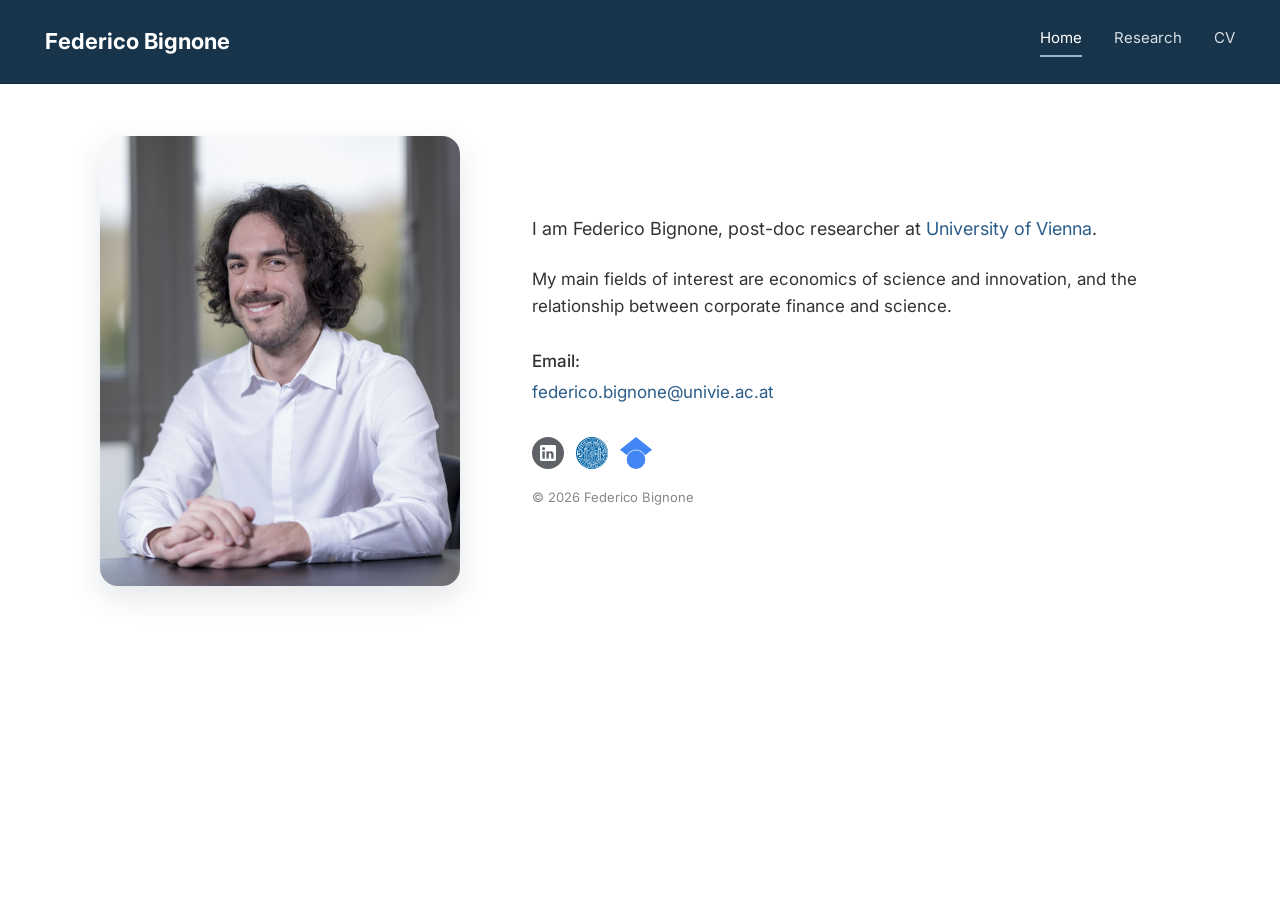
<file: index.html>
<!DOCTYPE html>
<html lang="en">

<head>
    <meta charset="UTF-8">
    <meta name="viewport" content="width=device-width, initial-scale=1.0">

    <title>Federico Bignone</title>
    <link rel="canonical" href="https://fbignone.github.io/">

    <script>
        if (window.location.pathname === "/index.html") {
            window.history.replaceState(null, "", "/");
        }
    </script>

    <link rel="stylesheet" href="style.css?v=20261105-round">
</head>

<body>

<header>
    <div class="nav-container">

        <a href="/" class="site-title">
            Federico Bignone
        </a>

        <nav>
            <a href="/" class="active">Home</a>
            <a href="/research/">Research</a>
            <a href="cv.html">CV</a>
        </nav>

    </div>
</header>


<main class="home-main">

    <section class="profile">

        <div class="photo-column">
            <img
                src="images/federico-portrait.jpg"
                alt="Federico Bignone"
                class="profile-photo"
            >
        </div>

        <div class="bio-column">

            <p>
                I am Federico Bignone, post-doc researcher at
                <a href="https://www.univie.ac.at/en/" target="_blank" rel="noopener noreferrer">
                    University of Vienna</a>.
            </p>

            <p>
                My main fields of interest are economics of science and
                innovation, and the relationship between corporate finance
                and science.
            </p>

            <p class="email-heading">
                Email:
            </p>

            <p>
                <a href="mailto:federico.bignone@univie.ac.at">
                    federico.bignone@univie.ac.at
                </a>
            </p>

            <div class="profile-links">
                <a
                    href="https://www.linkedin.com/in/federico-bignone-b509a4a2/"
                    class="footer-logo-link footer-logo-linkedin"
                    target="_blank"
                    rel="noopener noreferrer"
                    aria-label="LinkedIn"
                >
                    <img
                        src="images/linkedin.png"
                        alt="LinkedIn"
                        class="footer-logo"
                    >
                </a>
                <a
                    href="https://ucrisportal.univie.ac.at/de/persons/federico-bignone/"
                    class="footer-logo-link footer-logo-univie"
                    target="_blank"
                    rel="noopener noreferrer"
                    aria-label="University of Vienna profile"
                >
                    <img
                        src="images/univie.png"
                        alt="University of Vienna"
                        class="footer-logo"
                    >
                </a>
                <a
                    href="https://scholar.google.com/citations?user=8DOUxBMAAAAJ&amp;hl=en"
                    class="footer-logo-link"
                    target="_blank"
                    rel="noopener noreferrer"
                    aria-label="Google Scholar profile"
                >
                    <img
                        src="images/google-scholar.svg"
                        alt="Google Scholar"
                        class="footer-logo"
                    >
                </a>
            </div>

            <p class="profile-copyright">
                © 2026 Federico Bignone
            </p>

        </div>

    </section>

</main>


</body>
</html>
</file>
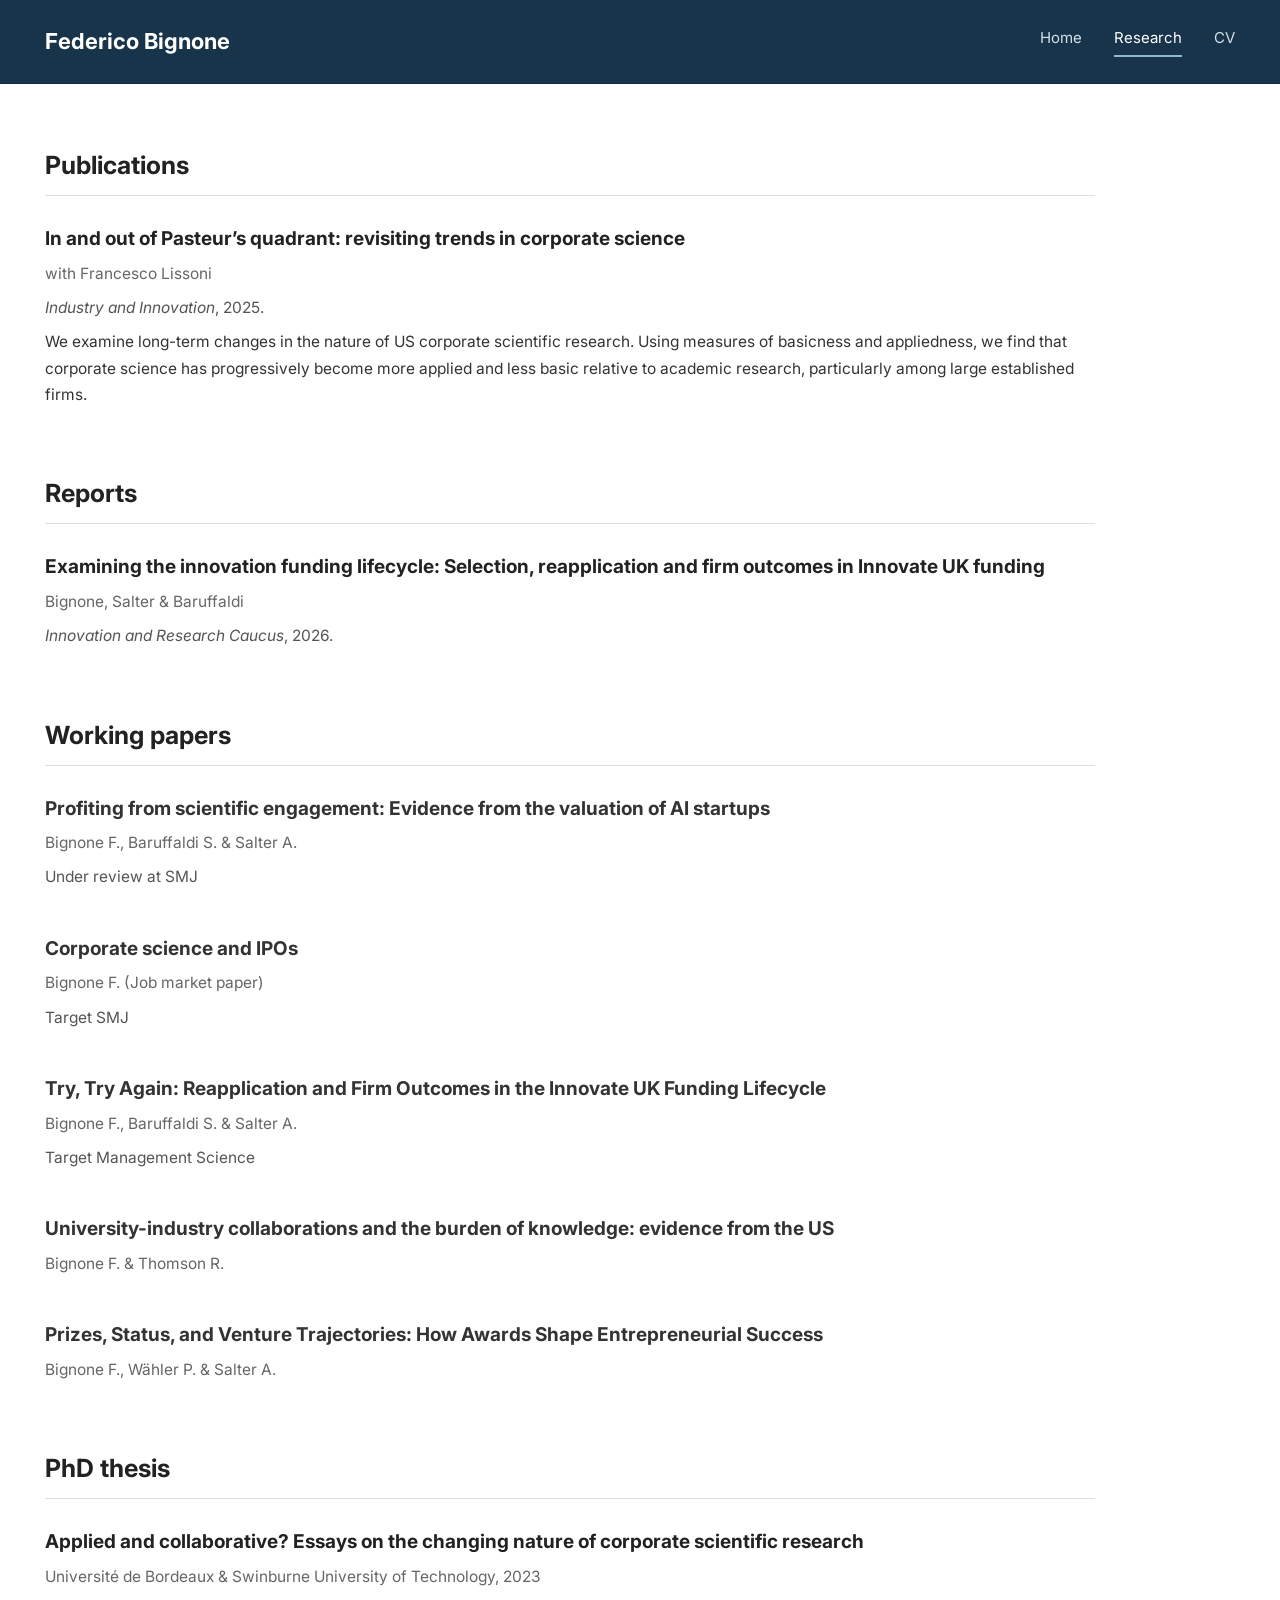
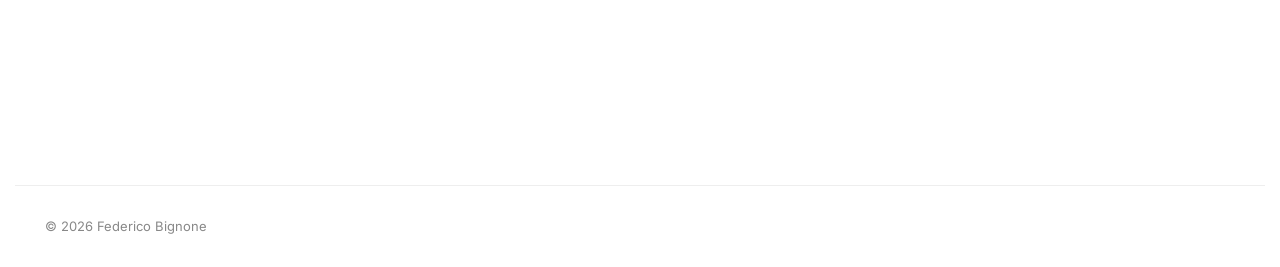
<file: research/index.html>
<!DOCTYPE html>
<html lang="en">

<head>
    <meta charset="UTF-8">
    <meta name="viewport" content="width=device-width, initial-scale=1.0">

    <title>Research | Federico Bignone</title>
    <link rel="canonical" href="https://fbignone.github.io/research/">

    <script>
        if (window.location.pathname === "/research.html") {
            window.history.replaceState(null, "", "/research/");
        }
    </script>

    <link rel="stylesheet" href="/style.css?v=10">
</head>

<body>

<header>
    <div class="nav-container">

        <a href="/" class="site-title">
            Federico Bignone
        </a>

        <nav>
            <a href="/">Home</a>
            <a href="/research/" class="active">Research</a>
            <a href="/cv.html">CV</a>
        </nav>

    </div>
</header>


<main class="research-main">

    <!-- PUBLICATIONS -->

    <section class="research-section">

        <h2>Publications</h2>

        <article class="paper">

            <h3>
                <a
                    href="https://doi.org/10.1080/13662716.2025.2560934"
                    target="_blank"
                    rel="noopener"
                >
                    In and out of Pasteur’s quadrant: revisiting trends in corporate science
                </a>
            </h3>

            <p class="authors">
                with Francesco Lissoni
            </p>

            <p class="publication">
                <em>Industry and Innovation</em>, 2025.
            </p>

            <p>
                We examine long-term changes in the nature of US corporate
                scientific research. Using measures of basicness and appliedness,
                we find that corporate science has progressively become more
                applied and less basic relative to academic research, particularly
                among large established firms.
            </p>

        </article>

    </section>


    <!-- REPORTS -->

    <section class="research-section">

        <h2>Reports</h2>

        <article class="paper">

            <h3>
                <a
                    href="https://ircaucus.ac.uk/publications/examining-the-innovation-funding-lifecycle/"
                    target="_blank"
                    rel="noopener"
                >
                    Examining the innovation funding lifecycle: Selection, reapplication and firm outcomes in Innovate UK funding
                </a>
            </h3>

            <p class="authors">
                Bignone, Salter &amp; Baruffaldi
            </p>

            <p class="publication">
                <em>Innovation and Research Caucus</em>, 2026.
            </p>

        </article>

    </section>


    <!-- WORKING PAPERS -->

<section class="research-section">

    <h2>Working papers</h2>


    <article class="paper">
        <h3>
            Profiting from scientific engagement: Evidence from the valuation of AI startups
        </h3>

        <p class="authors">
            Bignone F., Baruffaldi S. &amp; Salter A.
        </p>

        <p class="publication">
            Under review at SMJ
        </p>
    </article>


    <article class="paper">
        <h3>
            Corporate science and IPOs
        </h3>

        <p class="authors">
            Bignone F. (Job market paper)
        </p>

        <p class="publication">
            Target SMJ
        </p>
    </article>


    <article class="paper">
        <h3>
            Try, Try Again: Reapplication and Firm Outcomes in the Innovate UK Funding Lifecycle
        </h3>

        <p class="authors">
            Bignone F., Baruffaldi S. &amp; Salter A.
        </p>

        <p class="publication">
            Target Management Science
        </p>
    </article>


    <article class="paper">
        <h3>
            University-industry collaborations and the burden of knowledge: evidence from the US
        </h3>

        <p class="authors">
            Bignone F. &amp; Thomson R.
        </p>
    </article>


    <article class="paper">
        <h3>
            Prizes, Status, and Venture Trajectories: How Awards Shape Entrepreneurial Success
        </h3>

        <p class="authors">
            Bignone F., Wähler P. &amp; Salter A.
        </p>
    </article>

</section>


    <!-- PHD THESIS -->

    <section class="research-section">

        <h2>PhD thesis</h2>

        <article class="paper">

            <h3>
                <a
                    href="https://theses.hal.science/tel-04565979"
                    target="_blank"
                    rel="noopener"
                >
                    Applied and collaborative? Essays on the changing nature
                    of corporate scientific research
                </a>
            </h3>

            <p class="authors">
                Université de Bordeaux &amp; Swinburne University of Technology, 2023
            </p>

        </article>

    </section>

</main>


<footer>
    © 2026 Federico Bignone
</footer>


</body>
</html>
</file>
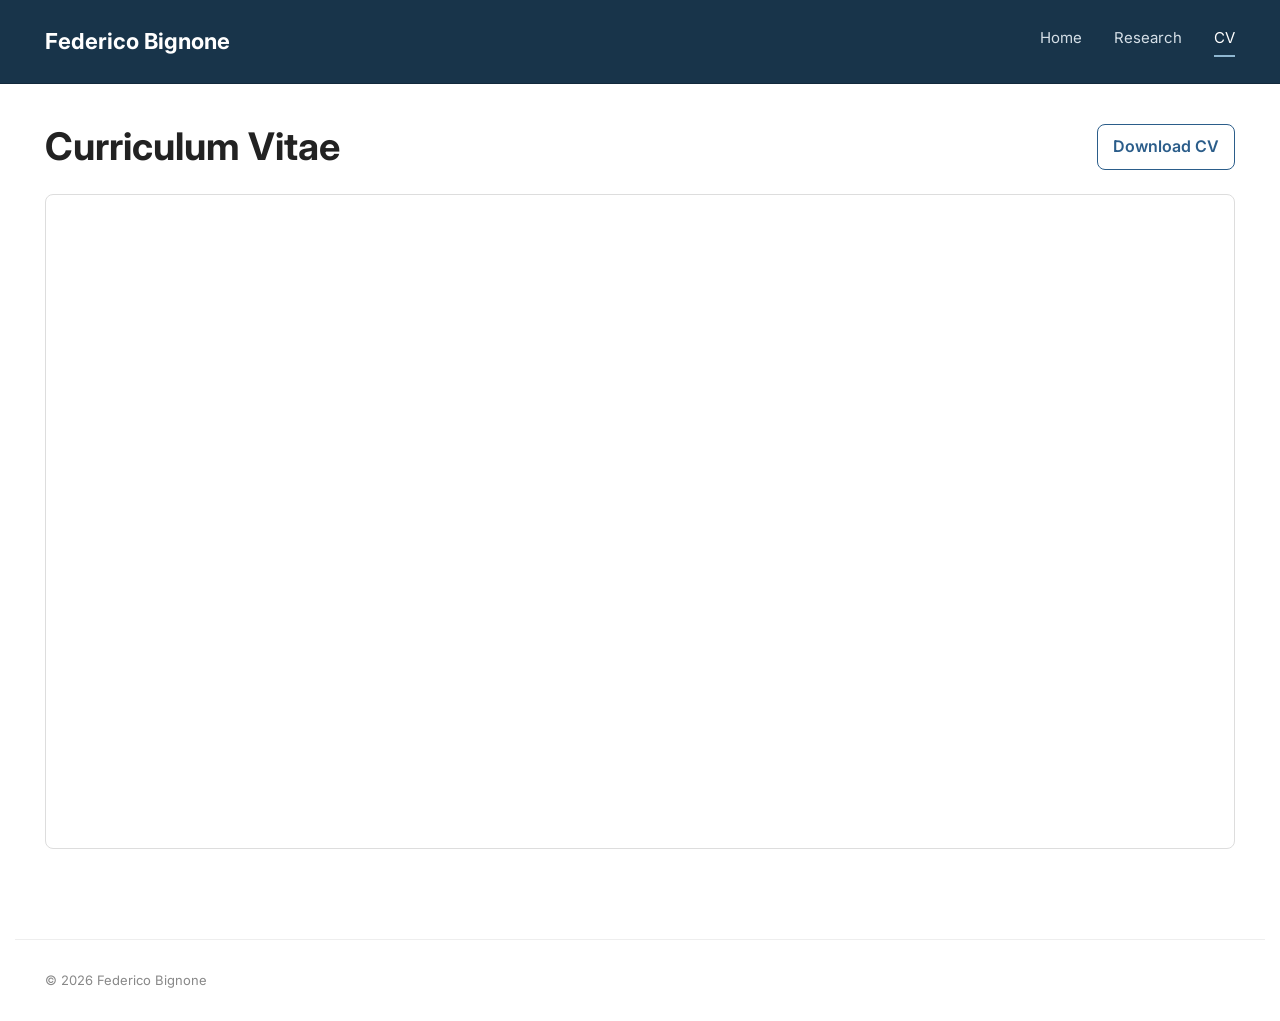
<file: cv.html>
<!DOCTYPE html>
<html lang="en">

<head>
    <meta charset="UTF-8">
    <meta name="viewport" content="width=device-width, initial-scale=1.0">

    <title>CV | Federico Bignone</title>

    <link rel="stylesheet" href="style.css?v=12">
</head>

<body>

<header>
    <div class="nav-container">

        <a href="/" class="site-title">
            Federico Bignone
        </a>

        <nav>
            <a href="/">Home</a>
            <a href="/research/">Research</a>
            <a href="cv.html" class="active">CV</a>
        </nav>

    </div>
</header>


<main class="cv-main">

    <div class="cv-header">

        <h1>Curriculum Vitae</h1>

        <a
            class="cv-button"
            href="files/Bignone_100826.pdf?v=20261105-3"
            download
        >
            Download CV
        </a>

    </div>

    <iframe
        class="cv-frame"
        src="files/Bignone_100826.pdf?v=20261105-3"
        title="Federico Bignone CV">
    </iframe>

</main>


<footer>
    © 2026 Federico Bignone
</footer>


</body>
</html>
</file>
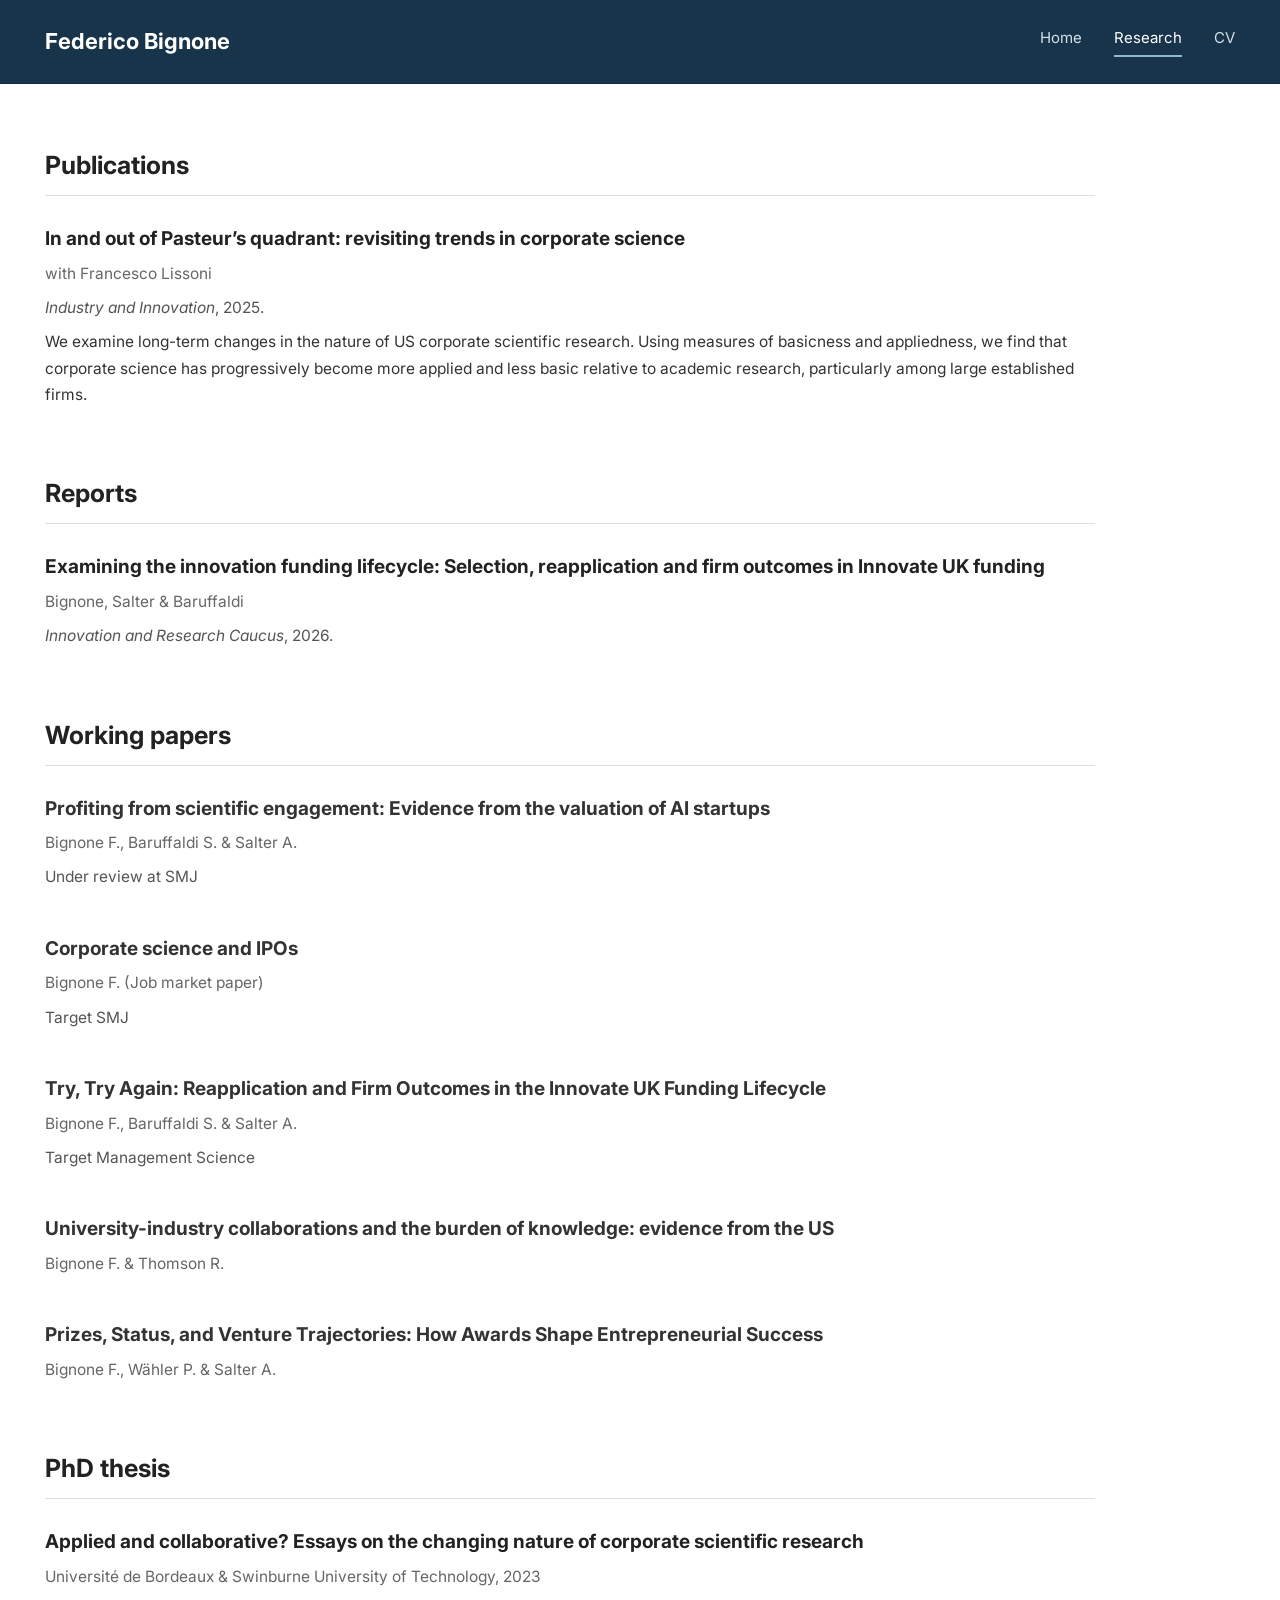
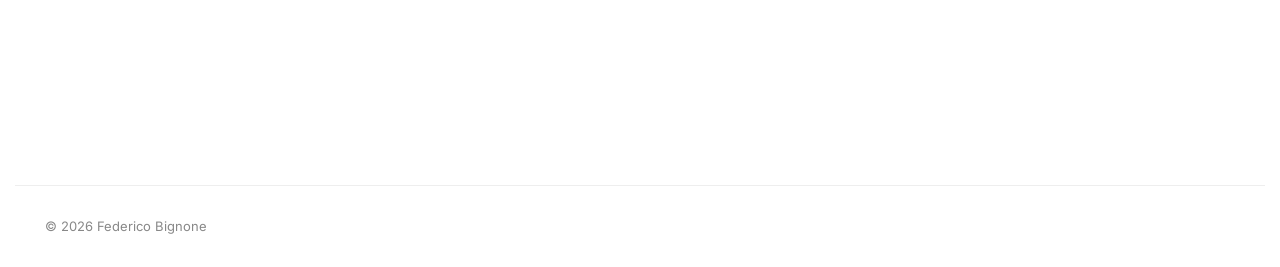
<file: research.html>
<!DOCTYPE html>
<html lang="en">

<head>
    <meta charset="UTF-8">
    <meta name="viewport" content="width=device-width, initial-scale=1.0">

    <title>Research | Federico Bignone</title>
    <link rel="canonical" href="https://fbignone.github.io/research/">

    <script>
        if (window.location.pathname === "/research.html") {
            window.history.replaceState(null, "", "/research/");
        }
    </script>

    <link rel="stylesheet" href="/style.css?v=10">
</head>

<body>

<header>
    <div class="nav-container">

        <a href="/" class="site-title">
            Federico Bignone
        </a>

        <nav>
            <a href="/">Home</a>
            <a href="/research/" class="active">Research</a>
            <a href="/cv.html">CV</a>
        </nav>

    </div>
</header>


<main class="research-main">

    <!-- PUBLICATIONS -->

    <section class="research-section">

        <h2>Publications</h2>

        <article class="paper">

            <h3>
                <a
                    href="https://doi.org/10.1080/13662716.2025.2560934"
                    target="_blank"
                    rel="noopener"
                >
                    In and out of Pasteur’s quadrant: revisiting trends in corporate science
                </a>
            </h3>

            <p class="authors">
                with Francesco Lissoni
            </p>

            <p class="publication">
                <em>Industry and Innovation</em>, 2025.
            </p>

            <p>
                We examine long-term changes in the nature of US corporate
                scientific research. Using measures of basicness and appliedness,
                we find that corporate science has progressively become more
                applied and less basic relative to academic research, particularly
                among large established firms.
            </p>

        </article>

    </section>


    <!-- REPORTS -->

    <section class="research-section">

        <h2>Reports</h2>

        <article class="paper">

            <h3>
                <a
                    href="https://ircaucus.ac.uk/publications/examining-the-innovation-funding-lifecycle/"
                    target="_blank"
                    rel="noopener"
                >
                    Examining the innovation funding lifecycle: Selection, reapplication and firm outcomes in Innovate UK funding
                </a>
            </h3>

            <p class="authors">
                Bignone, Salter &amp; Baruffaldi
            </p>

            <p class="publication">
                <em>Innovation and Research Caucus</em>, 2026.
            </p>

        </article>

    </section>


    <!-- WORKING PAPERS -->

<section class="research-section">

    <h2>Working papers</h2>


    <article class="paper">
        <h3>
            Profiting from scientific engagement: Evidence from the valuation of AI startups
        </h3>

        <p class="authors">
            Bignone F., Baruffaldi S. &amp; Salter A.
        </p>

        <p class="publication">
            Under review at SMJ
        </p>
    </article>


    <article class="paper">
        <h3>
            Corporate science and IPOs
        </h3>

        <p class="authors">
            Bignone F. (Job market paper)
        </p>

        <p class="publication">
            Target SMJ
        </p>
    </article>


    <article class="paper">
        <h3>
            Try, Try Again: Reapplication and Firm Outcomes in the Innovate UK Funding Lifecycle
        </h3>

        <p class="authors">
            Bignone F., Baruffaldi S. &amp; Salter A.
        </p>

        <p class="publication">
            Target Management Science
        </p>
    </article>


    <article class="paper">
        <h3>
            University-industry collaborations and the burden of knowledge: evidence from the US
        </h3>

        <p class="authors">
            Bignone F. &amp; Thomson R.
        </p>
    </article>


    <article class="paper">
        <h3>
            Prizes, Status, and Venture Trajectories: How Awards Shape Entrepreneurial Success
        </h3>

        <p class="authors">
            Bignone F., Wähler P. &amp; Salter A.
        </p>
    </article>

</section>


    <!-- PHD THESIS -->

    <section class="research-section">

        <h2>PhD thesis</h2>

        <article class="paper">

            <h3>
                <a
                    href="https://theses.hal.science/tel-04565979"
                    target="_blank"
                    rel="noopener"
                >
                    Applied and collaborative? Essays on the changing nature
                    of corporate scientific research
                </a>
            </h3>

            <p class="authors">
                Université de Bordeaux &amp; Swinburne University of Technology, 2023
            </p>

        </article>

    </section>

</main>


<footer>
    © 2026 Federico Bignone
</footer>


</body>
</html>
</file>
<file: style.css>
@import url('https://fonts.googleapis.com/css2?family=Inter:wght@400;500;600;700&display=swap');

/* ---------- GENERAL ---------- */

* {
    box-sizing: border-box;
}

html {
    overflow-y: scroll;
}

body {
    margin: 0;
    font-family: "Inter", sans-serif;
    color: #333;
    background: white;
    line-height: 1.6;
}

a {
    color: #2b5d8a;
    text-decoration: none;
}

a:hover {
    text-decoration: underline;
}


/* ---------- HEADER ---------- */

header {
    background: #18344a;
    border-bottom: 1px solid #12293b;
}

.nav-container {
    max-width: 1250px;
    margin: 0 auto;
    padding: 24px 30px;

    display: flex;
    justify-content: space-between;
    align-items: center;
}

.site-title {
    font-size: 22px;
    font-weight: 700;
    color: #fff;
}

.site-title:hover {
    text-decoration: none;
}

nav {
    display: flex;
    gap: 32px;
}

nav a {
    color: #d5dfe7;
    font-size: 15px;
    padding-bottom: 5px;
}

nav a:hover {
    text-decoration: none;
    color: #fff;
}

nav a.active {
    color: #fff;
    border-bottom: 2px solid #8fb7d1;
}


/* ---------- HOMEPAGE ---------- */

main {
    max-width: 1250px;
    margin: 0 auto;
    padding: 80px 30px;
}

.home-main {
    padding: 52px 30px 12px;
}

.profile {
    display: grid;
    grid-template-columns: 360px minmax(0, 1fr);
    gap: 72px;
    align-items: center;
    max-width: 1080px;
    margin: 0 auto;
}

.photo-column {
    width: 100%;
    max-width: 360px;
}

.profile-photo {
    width: 100%;
    max-width: 360px;
    aspect-ratio: 4 / 5;
    object-fit: cover;
    object-position: center;
    display: block;
    border-radius: 18px;
    box-shadow: 0 12px 30px rgba(24, 52, 74, 0.12);
}

.bio-column {
    max-width: 620px;
}

h1 {
    margin-top: 0;
    margin-bottom: 28px;
    font-size: 38px;
    font-weight: 700;
    line-height: 1.2;
    color: #222;
}

.bio-column p {
    margin: 0 0 22px;
    font-size: 17px;
}

.bio-column p:first-child {
    font-size: 18px;
}

.email-heading {
    margin-top: 28px !important;
    margin-bottom: 4px !important;
    font-weight: 500;
}


/* ---------- CV PAGE ---------- */

.cv-main {
    padding: 40px 30px 30px;
}

.cv-header {
    display: flex;
    justify-content: space-between;
    align-items: center;
    gap: 20px;
    margin-bottom: 24px;
}

.cv-header h1 {
    margin: 0;
}

.cv-button {
    display: inline-block;
    padding: 9px 15px;
    border: 1px solid #2b5d8a;
    border-radius: 8px;
    font-weight: 600;
}

.cv-frame {
    display: block;
    width: 100%;
    height: calc(100vh - 245px);
    min-height: 600px;
    border: 1px solid #ddd;
    border-radius: 8px;
}


/* ---------- FOOTER ---------- */

footer {
    max-width: 1250px;
    margin: 60px auto 0;
    padding: 30px;

    border-top: 1px solid #eee;

    font-size: 13px;
    color: #888;
}

.profile-links {
    display: flex;
    align-items: center;
    gap: 12px;
    margin-top: 30px;
}

.bio-column .profile-copyright {
    margin: 18px 0 0;
    font-size: 13px;
    color: #888;
}

.footer-logo-link {
    width: 32px;
    height: 32px;
    display: inline-flex;
    align-items: center;
    justify-content: center;
    border-radius: 50%;
}

.footer-logo-linkedin {
    background: #5f6368;
}

.footer-logo {
    width: 32px;
    height: 32px;
    display: block;
}

.footer-logo-linkedin .footer-logo {
    width: 28px;
    height: 28px;
}

.footer-logo-univie {
    position: relative;
    width: 32px;
    height: 32px;
    border-radius: 50%;
    overflow: hidden;
}

/* Frame the circular seal within the supplied horizontal university logo. */
.footer-logo-univie .footer-logo {
    position: absolute;
    width: 128px;
    height: 64px;
    max-width: none;
    left: -7.5px;
    top: -16px;
}

.footer-logo-link:hover {
    opacity: 0.85;
    text-decoration: none;
}


/* ---------- MOBILE ---------- */

@media (max-width: 700px) {

    .nav-container {
        flex-direction: column;
        align-items: flex-start;
        gap: 18px;
    }

    nav {
        gap: 22px;
    }

    main {
        padding-top: 45px;
    }

    .home-main {
        padding: 36px 20px 12px;
    }

    .profile {
        grid-template-columns: 1fr;
        gap: 35px;
    }

    .profile-photo {
        max-width: 320px;
        border-radius: 14px;
    }

    h1 {
        font-size: 32px;
    }

    .cv-main {
        padding: 36px 20px 20px;
    }

    .cv-header {
        flex-direction: column;
        align-items: flex-start;
        gap: 14px;
        margin-bottom: 20px;
    }

    .cv-header h1 {
        font-size: 30px;
    }

    .cv-frame {
        height: 65vh;
        min-height: 480px;
        border-radius: 6px;
    }
}


/* ---------- RESEARCH PAGE ---------- */

.research-main {
    max-width: 1250px;
    margin: 0 auto;
    padding: 40px 30px 70px;
}

.research-main > h1 {
    margin-bottom: 55px;
}

.research-section {
    max-width: 1050px;
    margin-bottom: 65px;
}

.research-section h2 {
    font-size: 25px;
    font-weight: 700;
    color: #222;

    padding-bottom: 10px;
    margin-bottom: 30px;

    border-bottom: 1px solid #ddd;
}

.paper {
    margin-bottom: 45px;
}

.paper h3 {
    margin: 0 0 7px;

    font-size: 19px;
    font-weight: 700;
    line-height: 1.4;
}

.paper h3 a {
    color: #222;
    font-weight: 700;
}

.paper h3 a:hover {
    color: #2b5d8a;
}

.paper p {
    margin: 8px 0;

    font-size: 15.5px;
    line-height: 1.7;
}

.authors {
    color: #666;
}

.publication {
    color: #555;
}

.paper-links {
    margin-top: 12px !important;
}
</file>
